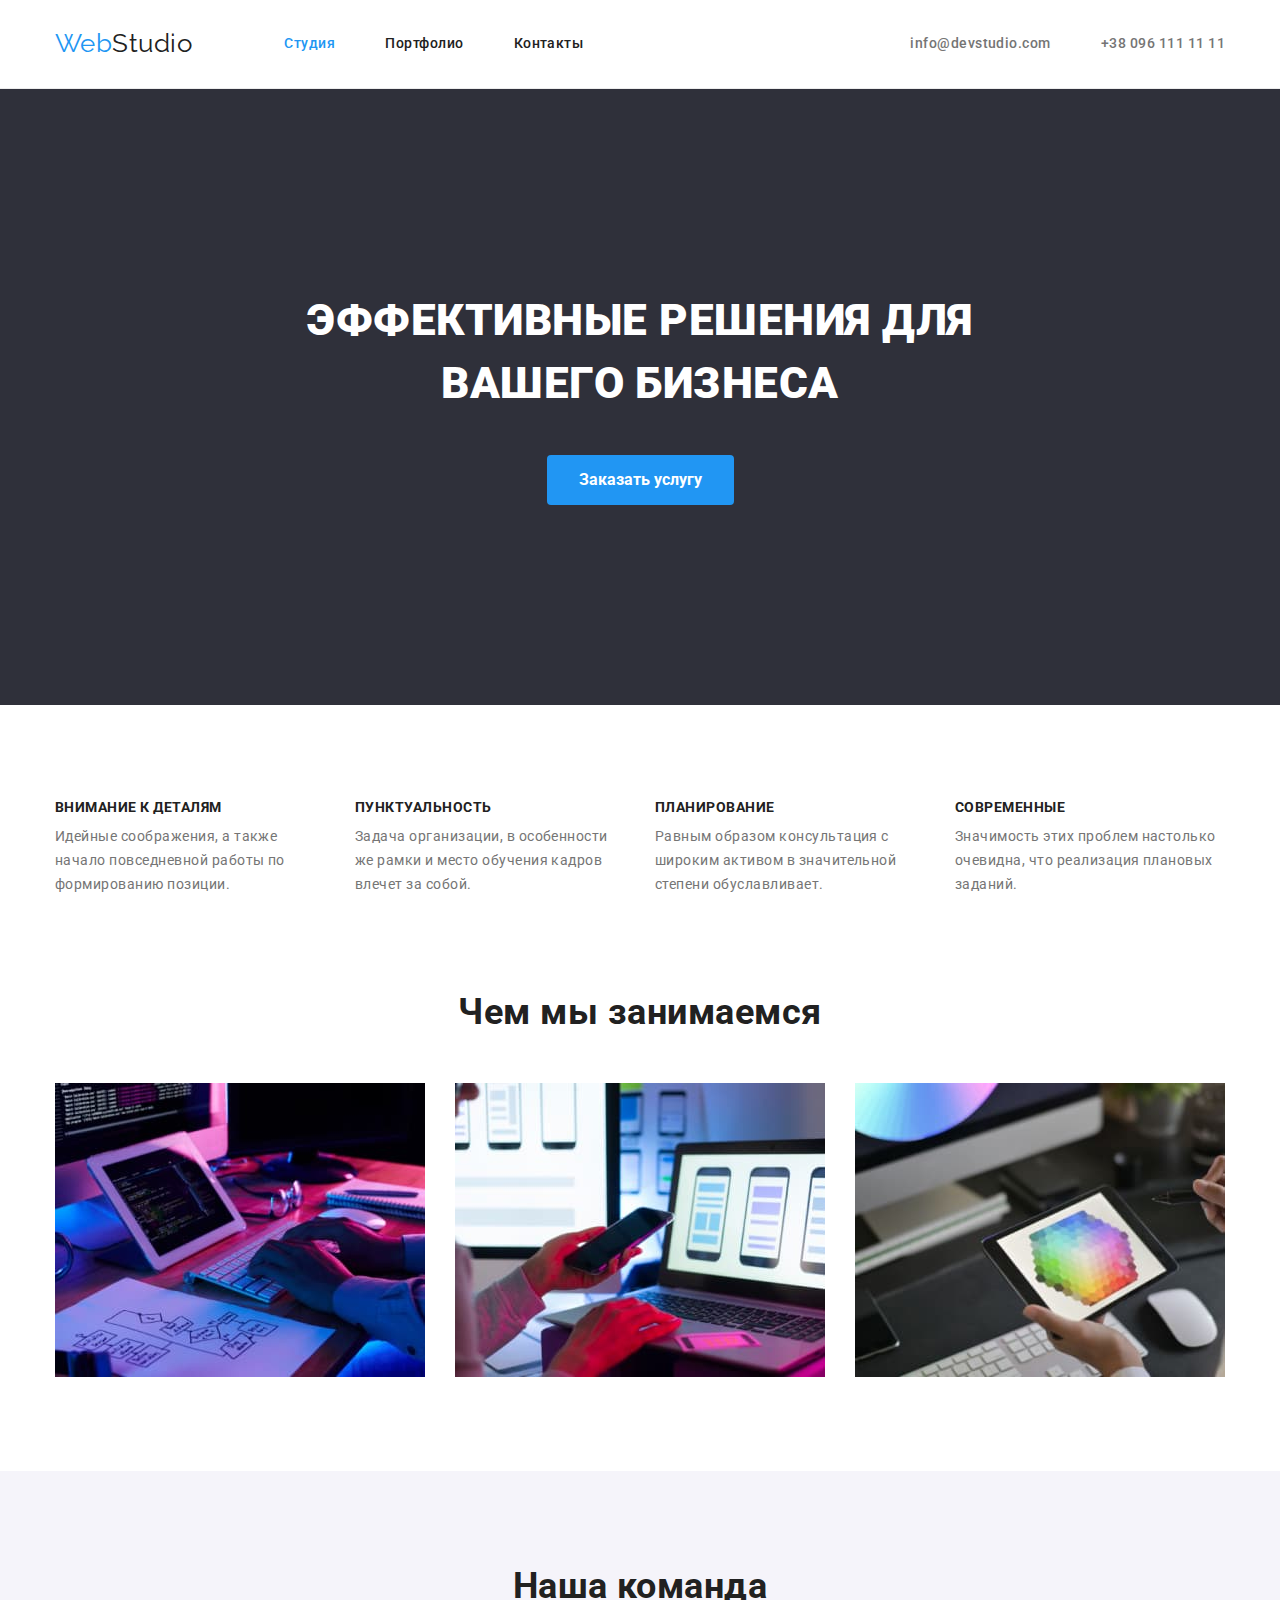
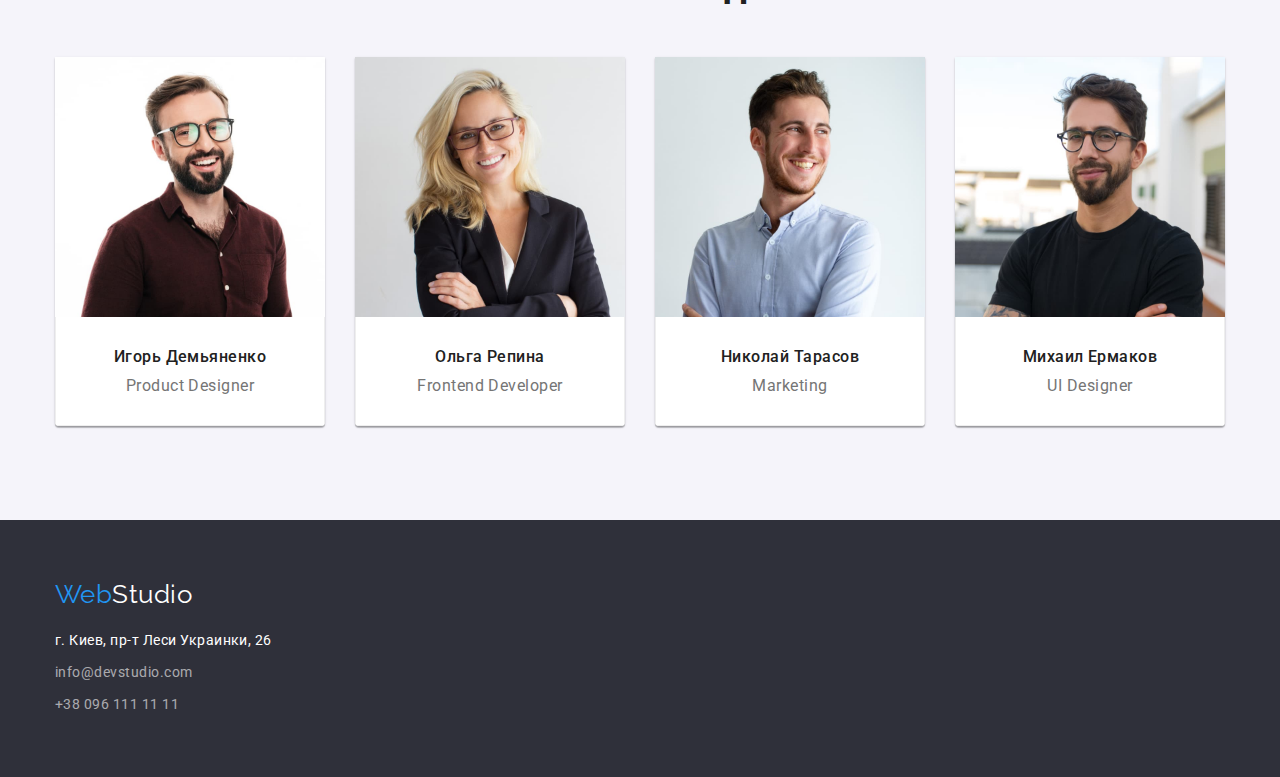
<file: index.html>
<!DOCTYPE html>
<html lang="ru">
<head>
    <meta charset="UTF-8">
    <meta http-equiv="X-UA-Compatible" content="IE=edge">
    <meta name="viewport" content="width=device-width, initial-scale=1.0">
    <title>Document</title>
    <link rel="preconnect" href="https://fonts.googleapis.com">
    <link rel="preconnect" href="https://fonts.gstatic.com" crossorigin>
    <link href="https://fonts.googleapis.com/css2?family=Raleway:wght@700&family=Roboto:wght@400;500;700;900&display=swap" rel="stylesheet">
    <link rel="stylesheet" href="https://cdnjs.cloudflare.com/ajax/libs/modern-normalize/1.1.0/modern-normalize.min.css">
    <link rel="stylesheet" href="./css/styles.css"/> 
</head>

<body>
    
<!-- header-->
    <header class="page-header">
        <div class="nav container">
            <nav class="main-nav">
                <a href="./index.html" class="logo"><span class="blue-logo">Web</span>Studio</a>

                <ul class="site-navigation list">
                    <li class="item"><a href="" class="link current">Студия</a></li>
                    <li class="item"><a href="./portfolio.html" class="link">Портфолио</a></li>
                    <li class="item"><a href="" class="link">Контакты</a></li>
                </ul>
            </nav>
            <ul class="contacts list">
                <li class="item"><a href="mailto:info@devstudio.com" class="contacts-item">info@devstudio.com</a></li>
                <li class="item"><a href="tel:+380961111111" class="contacts-item">+38 096 111 11 11</a></li>
            </ul>
        </div>
    </header>

<!-- main information-->
    <main>
        <section class="hero section">
            <div class='container'>
                <h1 class="hero-title">Эффективные решения для вашего бизнеса</h1>
                <button type="button" class="button button-hero">Заказать услугу</button>
            </div>
        </section>

<!-- main information, advantages -->

        <section class="section section-advantages">
            <div class="container">
                <h2 class="visually-hidden">Наши преимущества</h2>
                <ul class="list advantages-list">
                    <li class="advantages-list-item">
                        <h3 class="advantages-list-title">Внимание к деталям</h3>
                        <p class="advantages-list-text">Идейные соображения, а также начало повседневной работы по формированию позиции.</p>
                    </li>
                    <li class="advantages-list-item">
                        <h3 class="advantages-list-title">Пунктуальность</h3>
                        <p class="advantages-list-text">Задача организации, в особенности же рамки и место обучения кадров влечет за собой.</p>
                    </li>
                    <li class="advantages-list-item">
                        <h3 class="advantages-list-title">Планирование</h3>
                        <p class="advantages-list-text">Равным образом консультация с широким активом в значительной степени обуславливает.</p>
                    </li>
                    <li class="advantages-list-item">
                        <h3 class="advantages-list-title">Современные</h3>
                        <p class="advantages-list-text">Значимость этих проблем настолько очевидна, что реализация плановых заданий.</p>
                    </li>
                </ul>
            </div>
        </section>

<!-- main information, service -->

        <section class="section section-service">
            <div class="container">
                <h2 class="section-title">Чем мы занимаемся</h2>

                <ul class="list list-service">
                    <li class="item-service"><img src="./images/box1.jpg" alt="Наши услуги" width="370" height="294"></li>
                    <li class="item-service"><img src="./images/box2.jpg" alt="Наши услуги" width="370" height="294"></li>
                    <li class="item-service"><img src="./images/box3.jpg" alt="Наши услуги" width="370" height="294"></li>
                </ul>
            </div>
        </section>

<!-- main information, our team-->

        <section class="our-team section">
            <div class="container">
                <h2 class="section-title">Наша команда</h2>
                <ul class="list our-team-list">
                    <li class="our-team-list-item">
                        <img src="./images/Product-Designer.jpg" alt="Дизайнер продукта Игорь Демьяненко" width="270" height="260">
                        <div class="team-member-box">
                            <h3 class="our-team-title">Игорь Демьяненко</h3>
                            <p class="our-team-member">Product Designer</p>
                        </div>
                    </li>
                    <li class="our-team-list-item">
                        <img src="./images/Frontend-Developer.jpg" alt="Фронтенд разработчик Ольга Репина" width="270" height="260">
                        <div class="team-member-box">
                            <h3 class="our-team-title">Ольга Репина</h3>
                            <p class="our-team-member">Frontend Developer</p>
                        </div>
                    </li>
                    <li class="our-team-list-item">
                        <img src="./images/Marketing.jpg" alt="Маркетолог Денис Тарасов" width="270" height="260">
                        <div class="team-member-box">
                            <h3 class="our-team-title">Николай Тарасов</h3>
                            <p class="our-team-member">Marketing</p>
                        </div>
                    </li>
                    <li class="our-team-list-item">
                        <img src="./images/UI-designer.jpg" alt="Юай дизайнер Михаил Ермаков" width="270" height="260">
                        <div class="team-member-box">
                            <h3 class="our-team-title">Михаил Ермаков</h3>
                            <p class="our-team-member">UI Designer</p>
                        </div>
                    </li>
                </ul>
            </div>
        </section>
    </main>

    <!-- footer-->
    <footer class="address">
        <div class="container">
            <a href="./index.html" class="logo footer-logo"><span class="blue-logo">Web</span>Studio</a>
            <address class="main-adress">
            г. Киев, пр-т Леси Украинки, 26
                <ul class="list footer-list">
                    <li class="footer-item"><a href="mailto:info@devstudio.com" class="footer-contacts-item">info@devstudio.com</a></li>
                    <li class="footer-item"><a href="tel:+380961111111" class="footer-contacts-item">+38 096 111 11 11</a></li>
                </ul>
            </address>
        </div>
    </footer>

</body>
</html>
</file>
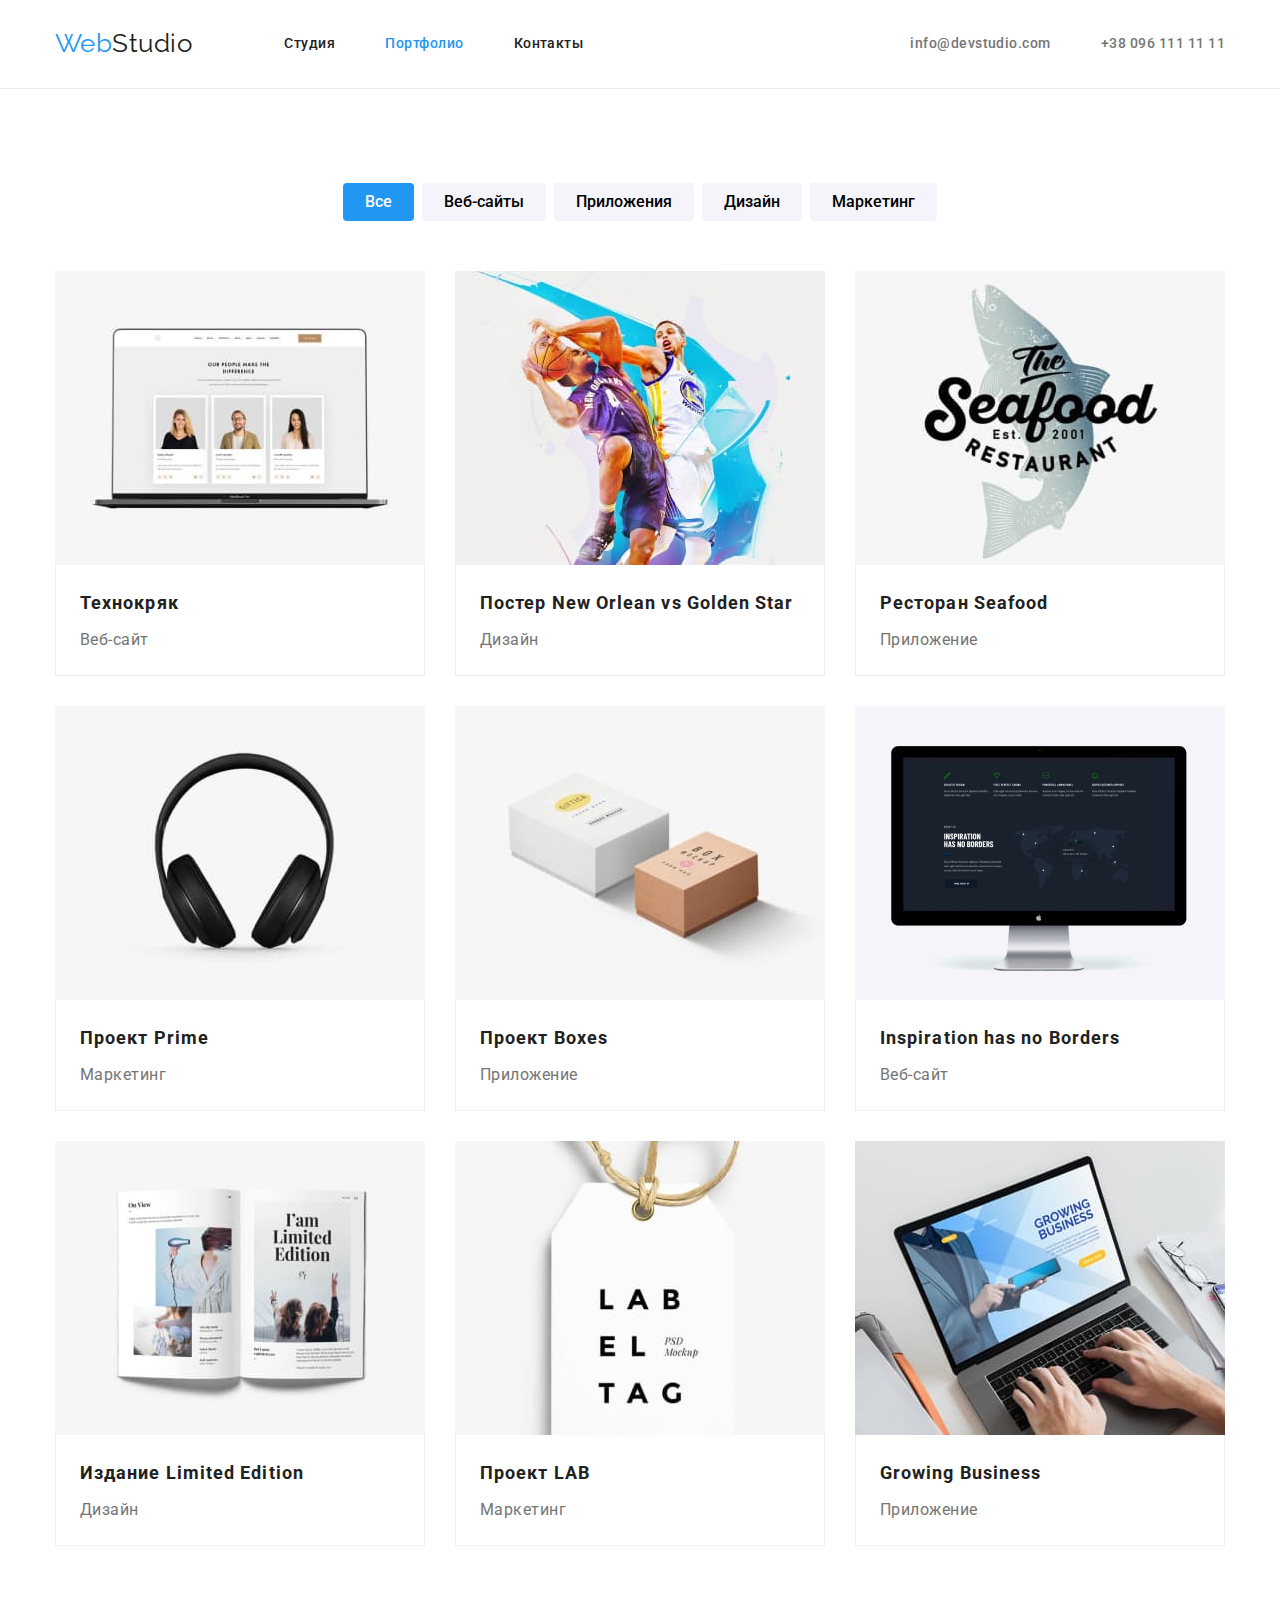
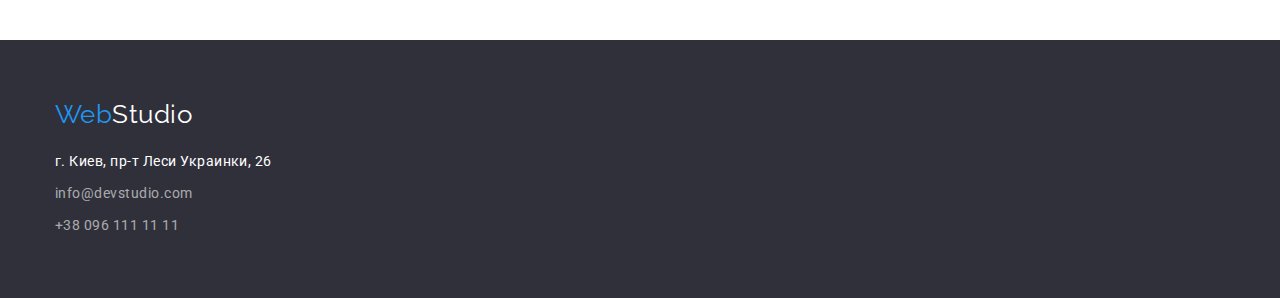
<file: portfolio.html>
<!DOCTYPE html>
<html lang="ru">
<head>
    <meta charset="UTF-8">
    <meta http-equiv="X-UA-Compatible" content="IE=edge">
    <meta name="viewport" content="width=device-width, initial-scale=1.0">
    <title>Document</title>
    <link rel="preconnect" href="https://fonts.googleapis.com">
    <link rel="preconnect" href="https://fonts.gstatic.com" crossorigin>
    <link href="https://fonts.googleapis.com/css2?family=Raleway:wght@700&family=Roboto:wght@400;500;700;900&display=swap" rel="stylesheet">
    <link rel="stylesheet" href="https://cdnjs.cloudflare.com/ajax/libs/modern-normalize/1.1.0/modern-normalize.min.css">
    <link rel="stylesheet" href="./css/styles.css" /> 
</head>

<body>

<!-- header-->

<header class="page-header">
        <div class="nav container">
            <nav class="main-nav">
                <a href="./index.html" class="logo"><span class="blue-logo">Web</span>Studio</a>

                <ul class="site-navigation list">
                    <li class="item"><a href="./index.html" class="link">Студия</a></li>
                    <li class="item"><a href="" class="link current">Портфолио</a></li>
                    <li class="item"><a href="" class="link">Контакты</a></li>
                </ul>
            </nav>
            <ul class="contacts list">
                <li class="item"><a href="mailto:info@devstudio.com" class="contacts-item">info@devstudio.com</a></li>
                <li class="item"><a href="tel:+380961111111" class="contacts-item">+38 096 111 11 11</a></li>
            </ul>
        </div>
</header>

    <!-- main-->
    <main>

        <section class="section work-section">

            <div class="container">
            <h1 class="visually-hidden">Наши работы</h1>
            <ul class="work-list list">
                <li class="item"><button type="button" class="work-list-button current">Все</button></li>
                <li class="item"><button type="button" class="work-list-button">Веб-сайты</button></li>
                <li class="item"><button type="button" class="work-list-button">Приложения</button></li>
                <li class="item"><button type="button" class="work-list-button">Дизайн</button></li>
                <li class="item"><button type="button" class="work-list-button">Маркетинг</button></li>
            </ul>  

            <ul class="list list-portfolio">
                <li class="list-portfolio-item">
                    <a href="" class="portfolio-link">
                        <img src="./images/websites1.jpg" alt="Ноутбук" width="370" height="294">
                        <div class="portfolio-name">
                            <h2>Технокряк</h2>
                            <p>Веб-сайт</p>
                        </div>
                    </a>
                </li>
                <li class="list-portfolio-item">
                    <a href="" class="portfolio-link">
                        <img src="./images/design2.jpg" alt="Постер с баскетболистами" width="370" height="294">
                        <div class="portfolio-name">
                            <h2>Постер New Orlean vs Golden Star</h2>
                            <p>Дизайн</p>
                        </div>
                    </a>
                </li>
                <li class="list-portfolio-item">
                    <a href="" class="portfolio-link">
                        <img src="./images/app3.jpg" alt="Лого ресторана с рыбой" width="370" height="294">
                        <div class="portfolio-name">
                            <h2>Ресторан Seafood</h2>
                            <p>Приложение</p>
                        </div>
                    </a>
                </li>
                <li class="list-portfolio-item">
                    <a href="" class="portfolio-link">
                        <img src="./images/marketing4.jpg" alt="Наушники" width="370" height="294">
                        <div class="portfolio-name">
                            <h2>Проект Prime</h2>
                            <p>Маркетинг</p>
                        </div>
                    </a>
                </li>
                <li class="list-portfolio-item">
                    <a href="" class="portfolio-link">
                        <img src="./images/app5.jpg" alt="Коробки" width="370" height="294">
                        <div class="portfolio-name">
                            <h2>Проект Boxes</h2>
                            <p>Приложение</p>
                        </div>
                    </a>
                </li>
                <li class="list-portfolio-item">
                    <a href="" class="portfolio-link">
                        <img src="./images/website6.jpg" alt="Монитор" width="370" height="294">
                        <div class="portfolio-name">
                            <h2>Inspiration has no Borders</h2>
                            <p>Веб-сайт</p>
                        </div>
                    </a>
                </li>
                <li class="list-portfolio-item">
                    <a href="" class="portfolio-link">
                        <img src="./images/design7.jpg" alt="Раскрытый журнал" width="370" height="294">
                        <div class="portfolio-name">
                            <h2>Издание Limited Edition</h2>
                            <p>Дизайн</p>
                        </div>
                    </a>
                </li>
                <li class="list-portfolio-item">
                    <a href="" class="portfolio-link">
                        <img src="images/marketing8.jpg" alt="Бирка" width="370" height="294">
                        <div class="portfolio-name">
                            <h2>Проект LAB</h2>
                            <p>Маркетинг</p>
                        </div>
                    </a>
                </li>
                <li class="list-portfolio-item">
                    <a href="" class="portfolio-link">
                        <img src="./images/app9.jpg" alt="Ноутбук" width="370" height="294">
                        <div class="portfolio-name">
                            <h2>Growing Business</h2>
                            <p>Приложение</p>
                        </div>
                    </a>
                </li>
            </ul>
            </div>
        </section>
    
    </main>

    <!-- footer-->
    <footer class="address">
        <div class="container">
            <a href="./index.html" class="logo footer-logo"><span class="blue-logo">Web</span>Studio</a>
            <address class="main-adress">
            г. Киев, пр-т Леси Украинки, 26
                <ul class="list footer-list">
                    <li class="footer-item"><a href="mailto:info@devstudio.com" class="footer-contacts-item">info@devstudio.com</a></li>
                    <li class="footer-item"><a href="tel:+380961111111" class="footer-contacts-item">+38 096 111 11 11</a></li>
                </ul>
            </address>
        </div>
    </footer>

</body>
</file>
<file: css/styles.css>
html {
    box-sizing: border-box;
}

*,
*::before,
*::after {
    box-sizing: inherit;
}

:root {
    --primary-text-color: rgba(33, 33, 33, 1);
    --accent-color: #2196F3;
    --primary-white-color: #FFFFFF;
    --secondary-text-color: #757575;
    --background-color: #2F303A;
    --background-light-color: #F5F4FA;
}

body {
    background-color: var(--primary-white-color);
    color: var(--primary-text-color);
    font-family: Roboto, sans-serif;
    letter-spacing: 0.03em;
    

}

.logo {
    color: var(--primary-text-color);
    font-family: Raleway; sans-serif;
    font-size: 26px;
    line-height: 1.14;
    text-decoration: none;
    margin-right: auto;

    display: block;
}

.blue-logo {
    color: var(--accent-color);
}

a {
    text-decoration: none;
}

h1,h2,h3,h4 {
    margin: 0;
}

.container {
    width: 1200px;
    padding: 0 15px;
    margin-left: auto;
    margin-right: auto;
    margin-top: 0px;
}

img {
    display: block;
}

.visually-hidden {
    position: absolute;
    width: 1px;
    height: 1px;
    margin: -1px;
    border: 0;
    padding: 0;
    
    white-space: nowrap;
    clip-path: inset(100%);
    clip: rect(0 0 0 0);
    overflow: hidden;
  }

/* header */

.page-header {
    border-bottom: 1px solid #ECECEC;
}

.list {
    list-style: none;
    margin-top: 0;
    margin-bottom: 0;
    margin-right: 0;
    margin-left: 0;
    padding: 0;
}

.nav, .main-nav, .site-navigation, .contacts {
    display: flex;
}

.nav {
    align-items: center;
    justify-content: space-between;
}

.site-navigation {
    margin: 0 0 0 92px;

    display: flex;
    align-items: center;
}

.site-navigation .item + .item {
    margin-left: 50px;
}

.main-nav {
    display: flex;
    align-items: center;
}

ul.site-navigation a {
    color: #212121;
    font-family: inherit;
    font-weight: 500;
    font-size: 14px;
    line-height: 1.14;

}

.site-navigation .link {
    display: block;
    padding-top: 32px;
    padding-bottom: 32px;
}

.site-navigation .link.current {
    color: var(--accent-color);
}

.link:hover {
    color: var(--accent-color);
}

.link:focus {
    color: var(--accent-color);
}

.contacts {
    margin-left: auto;

    display: flex;
    align-items: center;
}

.contacts-item:hover {
    color: var(--accent-color);
}


.contacts-item:focus {
    color: var(--accent-color);
}

.contacts-item {
    color: var(--secondary-text-color);
    font-weight: 500;
    font-size: 14px;
    line-height: 1.71;
    padding-top: 32px;
    padding-bottom: 32px;

    display: block;
}

.contacts .item + .item {
    margin-left: 50px;
}


/* main information */

.section {
    padding-bottom: 0px;
}

.work-section {
    padding-top: 94px;
    padding-bottom: 94px;
}

.section-advantages {
    padding: 94px 0 0 0;

}

.section-service {
    padding-bottom: 94px;
    padding-top: 94px;
}

.section .section-title {
    padding: 0;
}

.hero {
    background-color: var(--background-color);
    color: var(--primary-white-color);
    padding: 200px 0;
    text-align: center;

    cursor: pointer;  
}

.hero-title {
    text-transform: uppercase;
    font-family: inherit;
    font-weight: 900;
    font-size: 44px;
    line-height: 1.43;
    text-align: center;
    max-width: 696px;

    margin: 0 auto 40px;
}

.button {
    background-color: var(--accent-color);
    color: var(--primary-white-color);

    font-family: Roboto;
    font-weight: 700;
    font-size: 16px;
    line-height: 1.87;

    cursor: pointer;
}

.button:hover {
    background-color: #188CE8;
}

.button:focus {
    background-color: #188CE8;
}

/* main page button */

.button-hero {
    border-radius: 4px;
    padding: 10px 32px;
    border: 0;


    text-align: center;
}



.section-title {
    color: var(--primary-text-color);

    font-weight: 700;
    font-size: 36px;
    line-height: 1.17;
    text-align: center;

    margin-top: 0;
    margin-bottom: 50px;
}

/* advantages */    


.advantages-list-title {
    color: var(--primary-text-ccolor);

    font-size: 14px;
    line-height: 1.15;

    text-transform: uppercase;
    margin-bottom: 10px;
}


.advantages-list {
    display: flex;
}

.advantages-list-item {
    width: 270px;
}

.advantages-list .advantages-list-item + .advantages-list-item {
    margin-left: 30px;
}

.advantages-list-text {
    color: var(--secondary-text-color);

    font-weight: 400;
    font-size: 14px;
    line-height: 1.71;
    margin: 0;
}

/* service */

.our-team-list {
    display: flex;
}

.list-service {
    display: flex;
}

.item-service {
    width: 370px;
}

.list-service .item-service + .item-service {
    margin-left: 30px;
}

.container .list-service {
    margin-left: 0;
}

/* our team */

.our-team {
    background-color: var(--background-light-color);

    padding: 94px 0px;
}

.our-team-list {
    display: flex;
}

.our-team-list .our-team-list-item + .our-team-list-item {
    margin-left: 30px;
}

.our-team-list-item {
    width: 270px;
    background-color: var(--primary-white-color);
    background: #FFFFFF;
    overflow: hidden;
    border-radius: 0px 0px 4px 4px;
    box-shadow: 0px 1px 3px rgba(0, 0, 0, 0.12), 0px 1px 1px rgba(0, 0, 0, 0.14), 0px 2px 1px rgba(0, 0, 0, 0.2);

}

.our-team-title {
    color: var(--primary-text-color);

    font-weight: 500;
    font-size: 16px;
    line-height: 1.19;
    text-align: center;

    margin-bottom: 10px;
}

.team-member-box {
    padding: 30px 20px;
    border: 1px solid #EEEEEE;
    border-top: 0;

}

.our-team-member {
    color: var(--secondary-text-color);

    font-weight: 400;
    font-size: 16px;
    line-height: 19px;
    text-align: center;

    margin: 0;
}

.our-team-list .team-member + .team-member {
    margin-left: 30px;
}

/* main portfolio */

.work-list {
    margin-bottom: 50px;
    
    display: flex;
    justify-content: center;
}

.work-list .item + .item {
    margin-left: 8px;
}

.work-list-button {
    background-color: var(--background-light-color);

    font-weight: 500;
    font-size: 16px;
    line-height: 1.62;

    cursor: pointer;

    display: inline-block;
    border-radius: 4px;
    padding: 6px 22px;
    border: 0px;
}

.work-list-button:hover {
    background-color: var(--accent-color);
    color: var(--primary-white-color);
}

.work-list-button:focus {
    background-color: var(--accent-color);
    color: var(--primary-white-color);
}

.work-list-button.current {
    background-color: var(--accent-color);
    color: var(--primary-white-color);
}

.list-portfolio {   
    display: flex;
    flex-wrap: wrap;
    justify-content: center;
}


.list-portfolio-item {
    background: var(--primary-white-color);
    width: 370px;
    margin-bottom: 30px;
    margin-right: 30px;
}

.list-portfolio-item:nth-child(3n) {
    margin-right: 0;
}

.list-portfolio > li:nth-last-of-type(-n+3) {
    margin-bottom: 0;
}

.portfolio-name {
    padding: 20px 24px 20px 24px;
    border-right: 1px solid #EEEEEE;
    border-left: 1px solid #EEEEEE;;
    border-bottom: 1px solid #EEEEEE;
}

.portfolio-name h2 {
    margin-bottom: 4px;
}

.portfolio-name p {
    margin: 0;
}

a h2 {
    color: var(--primary-text-color);
    font-weight: 700;
    font-size: 18px;
    line-height: 2;
    letter-spacing: 0.06em;
}

a p {
    color: var(--secondary-text-color);
    font-weight: 400;
    font-size: 16px;
    line-height: 1.88;
    letter-spacing: 0.03em;
}


/* footer */


.footer-logo {
    color: var(--primary-white-color);
    margin-bottom: 20px;

    display: inline-block;
}

.address {
    background-color: var(--background-color);

    padding: 60px 0;

}

.main-adress {
    color: var(--primary-white-color);

    font-style: normal;
    font-weight: 400;
    font-size: 14px;
    line-height: 1.71;
}

.main-adress a {
    color: rgba(255, 255, 255, 0.6);

    font-style: normal;
    font-size: 14px;
    line-height: 1.71;

    text-decoration: none;
}

.address .list {
    margin-top: 8px;
}

.list .footer-item + .footer-item {
    margin-top: 8px;
}

.footer-contacts-item {
    display: block;
}
.footer-contacts-item:hover {
    color: var(--primary-white-color);
}

.footer-contacts-item:focus {
    color: var(--primary-white-color);
}
</file>
